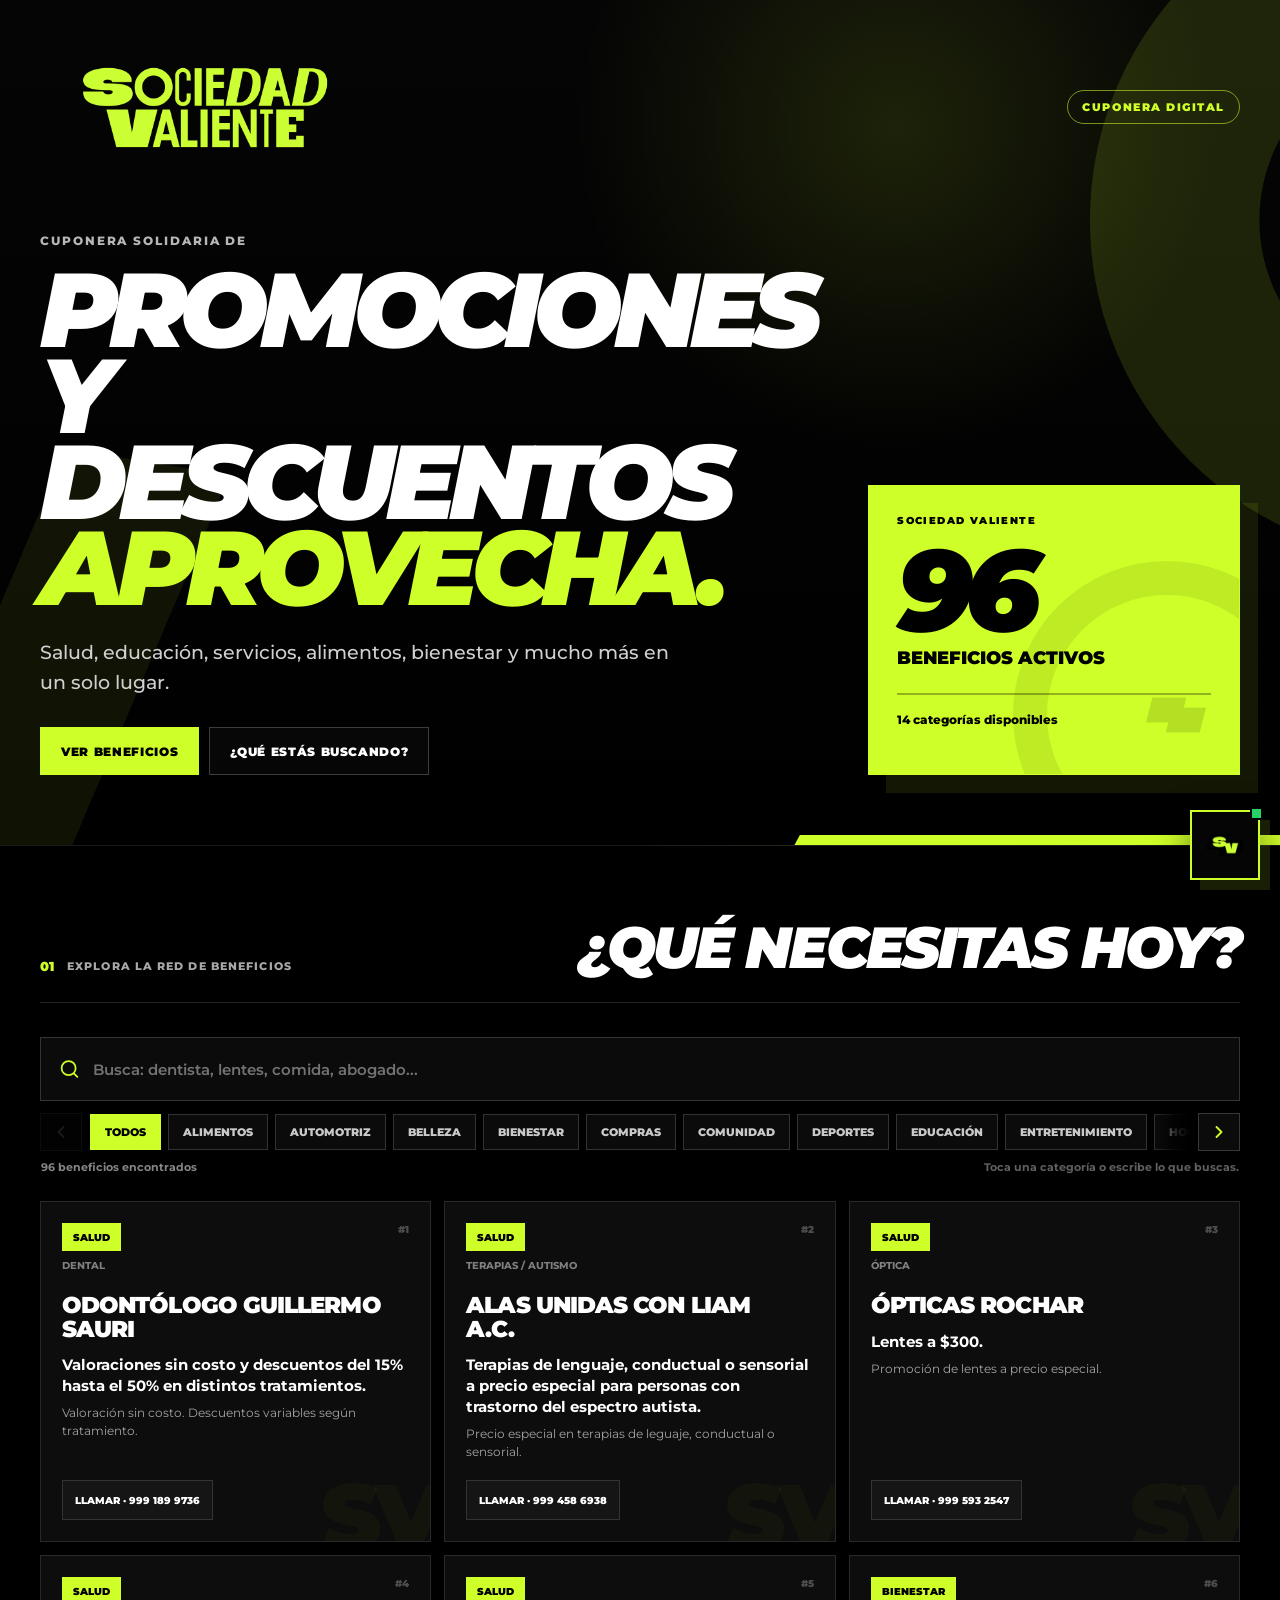
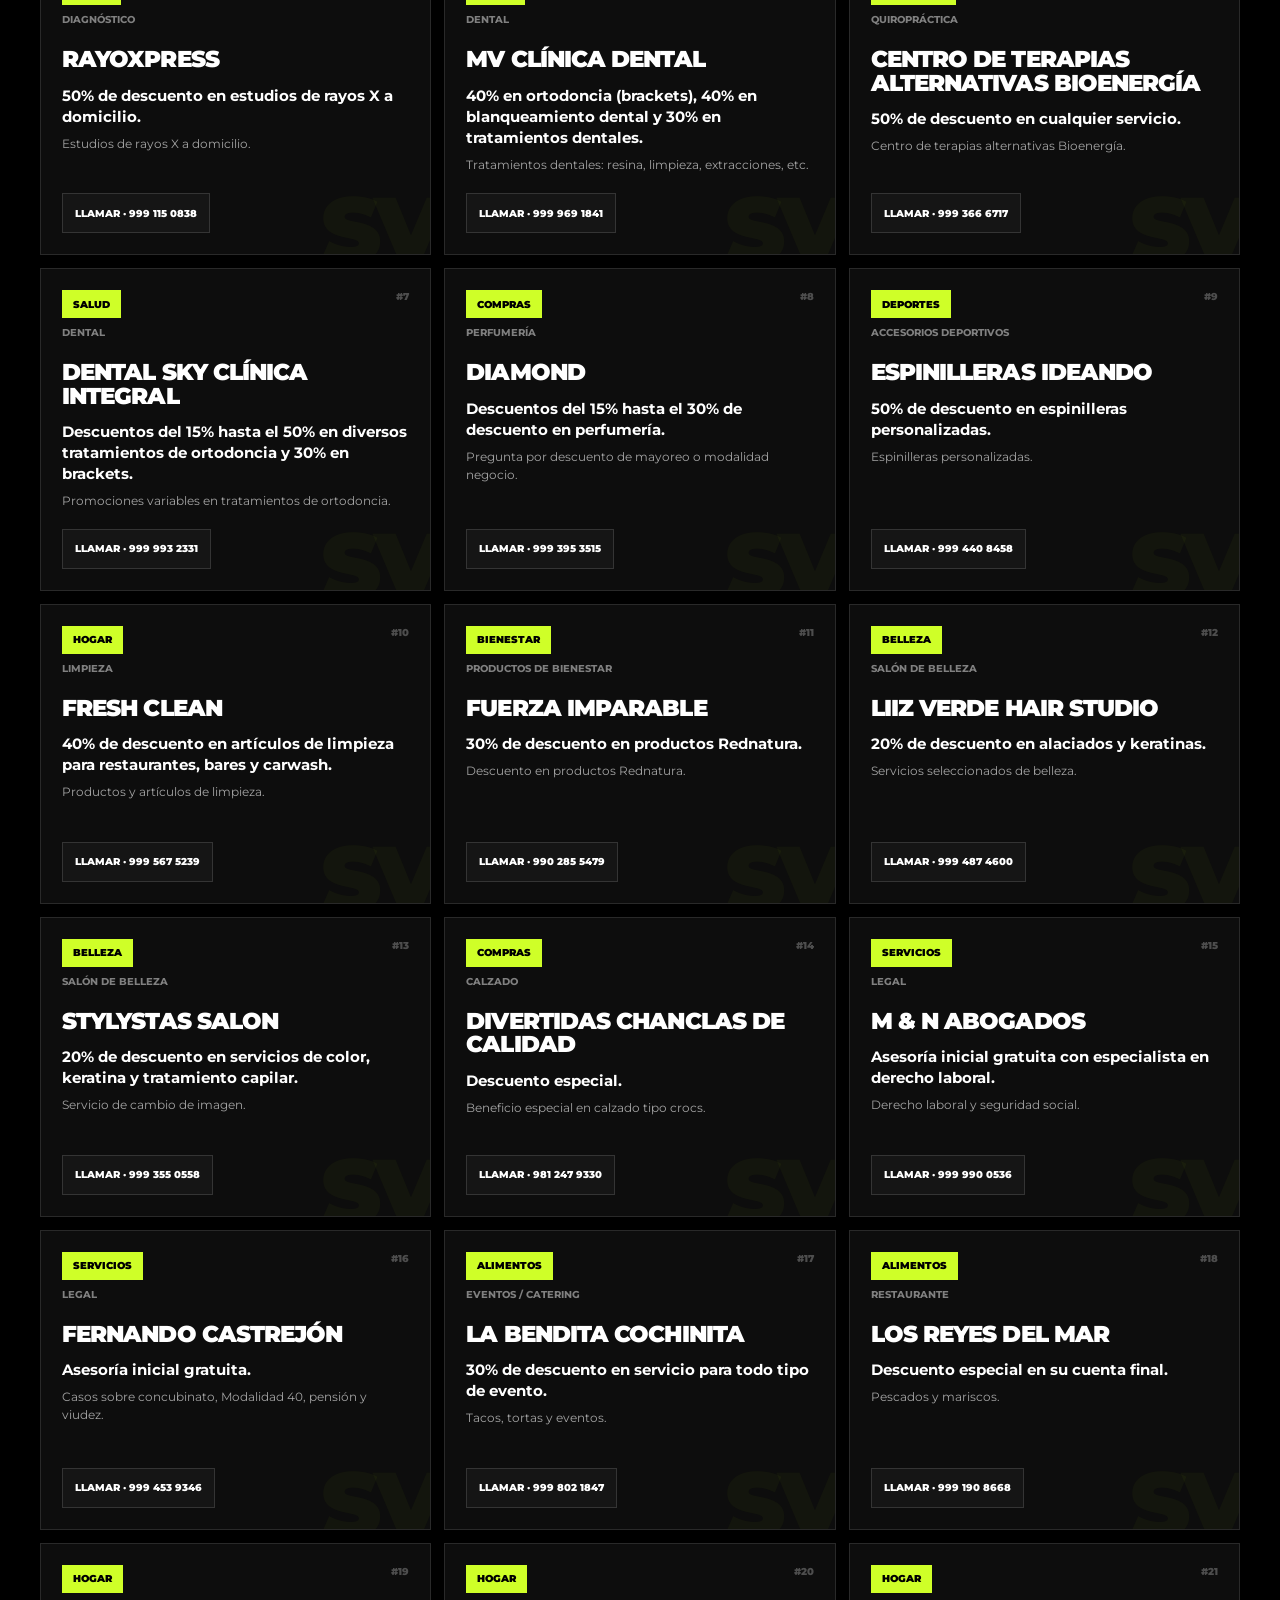
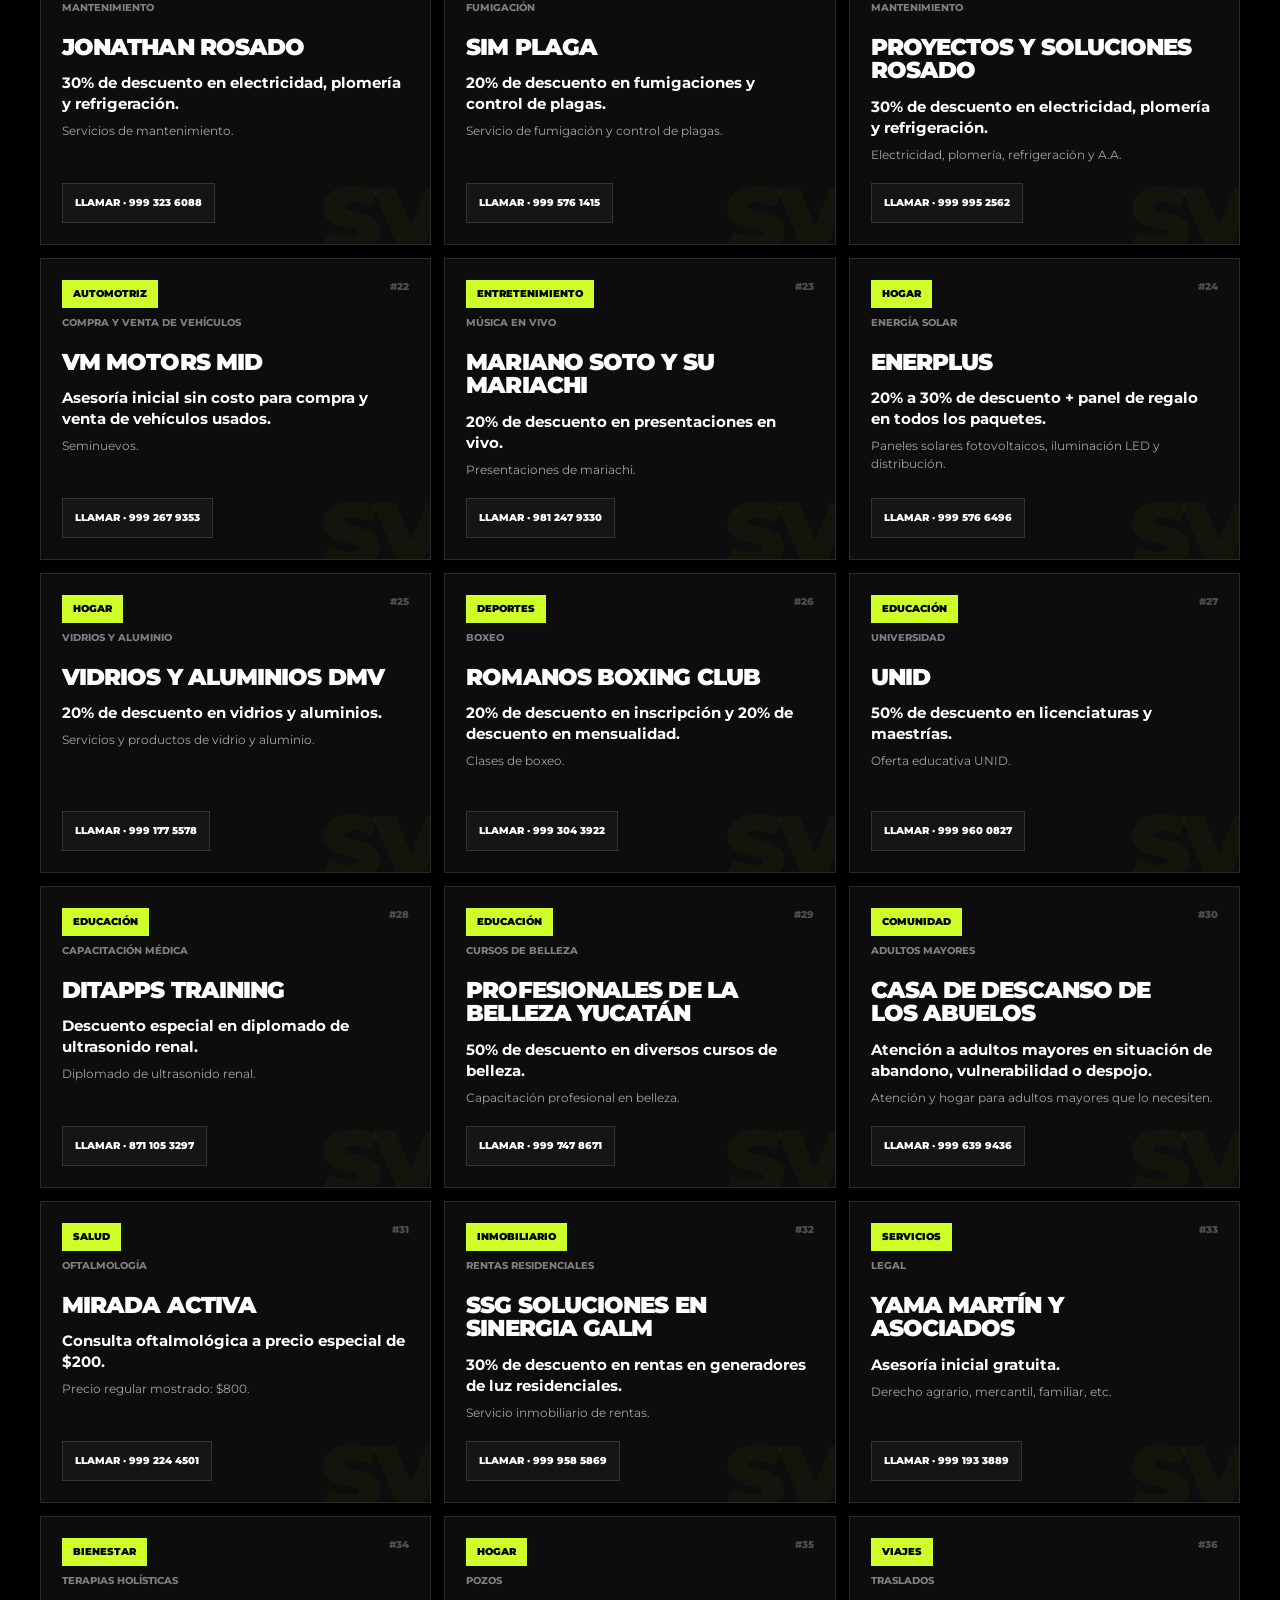
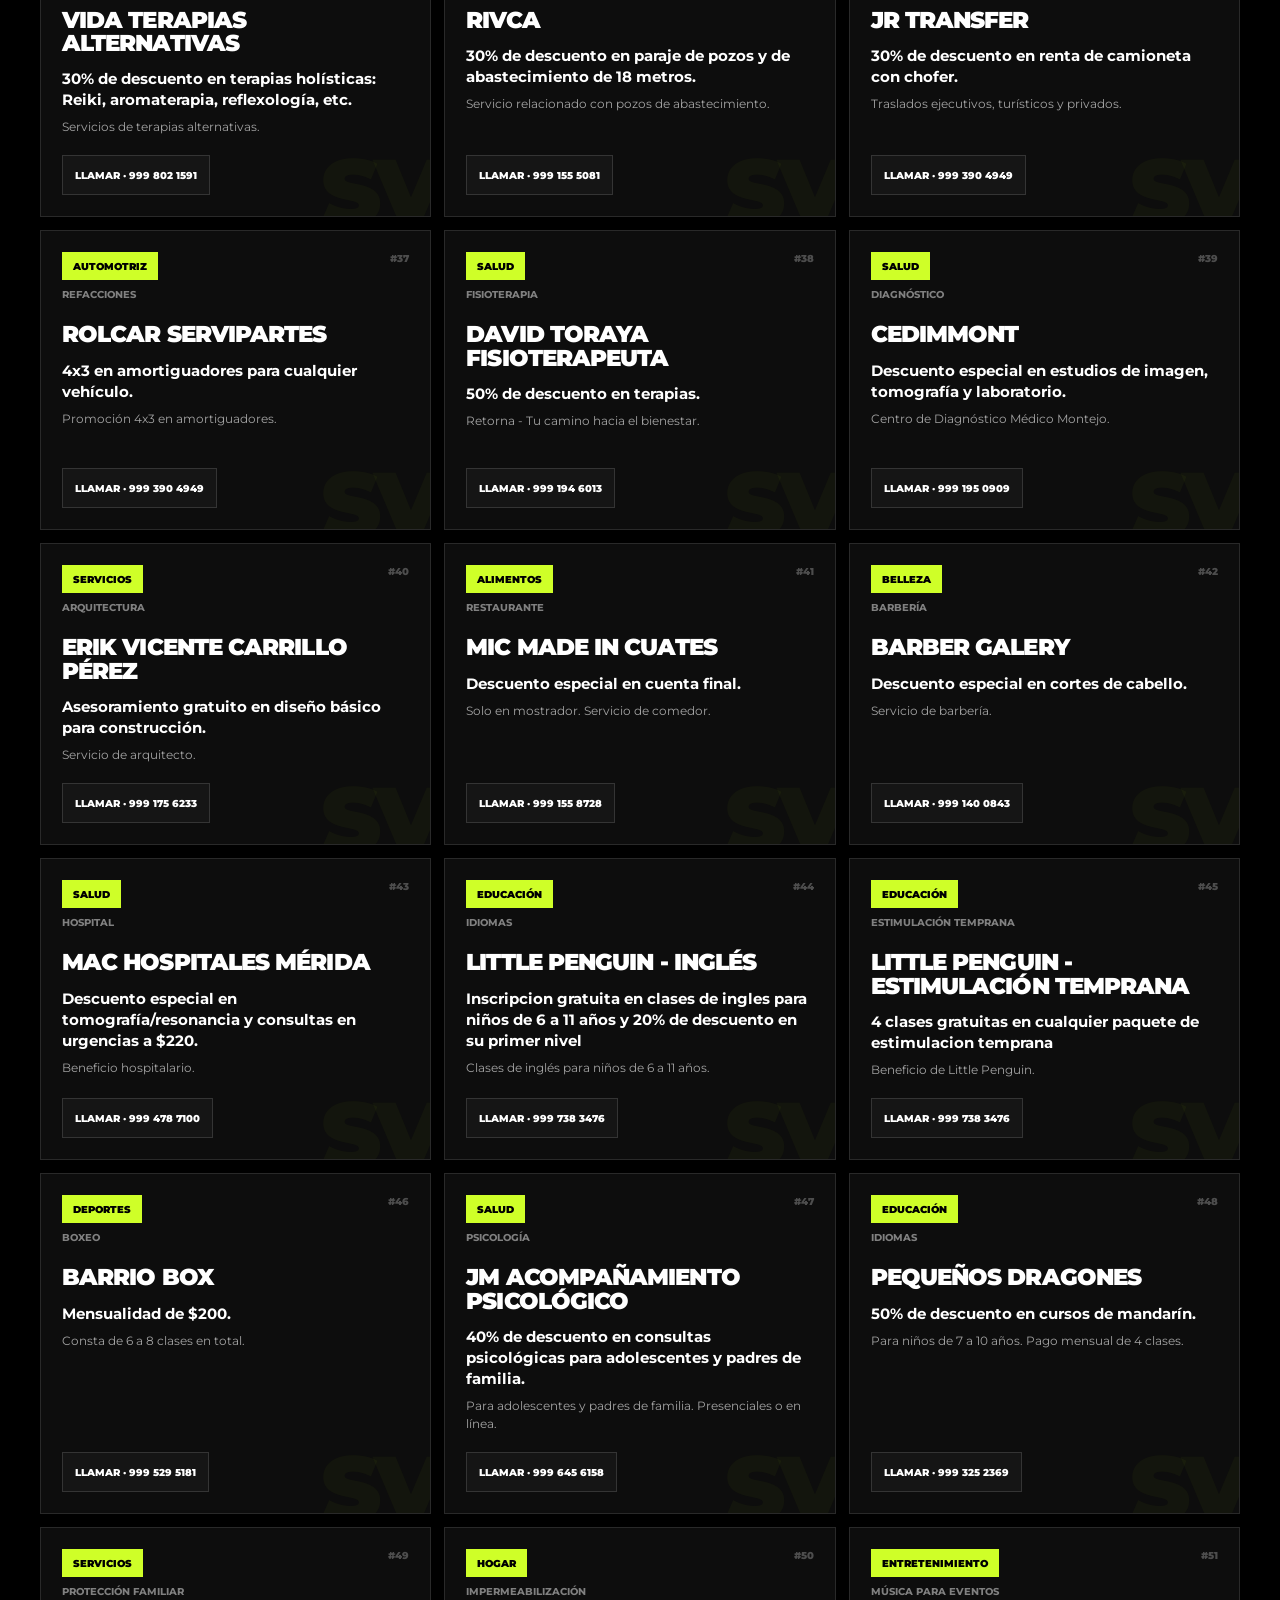
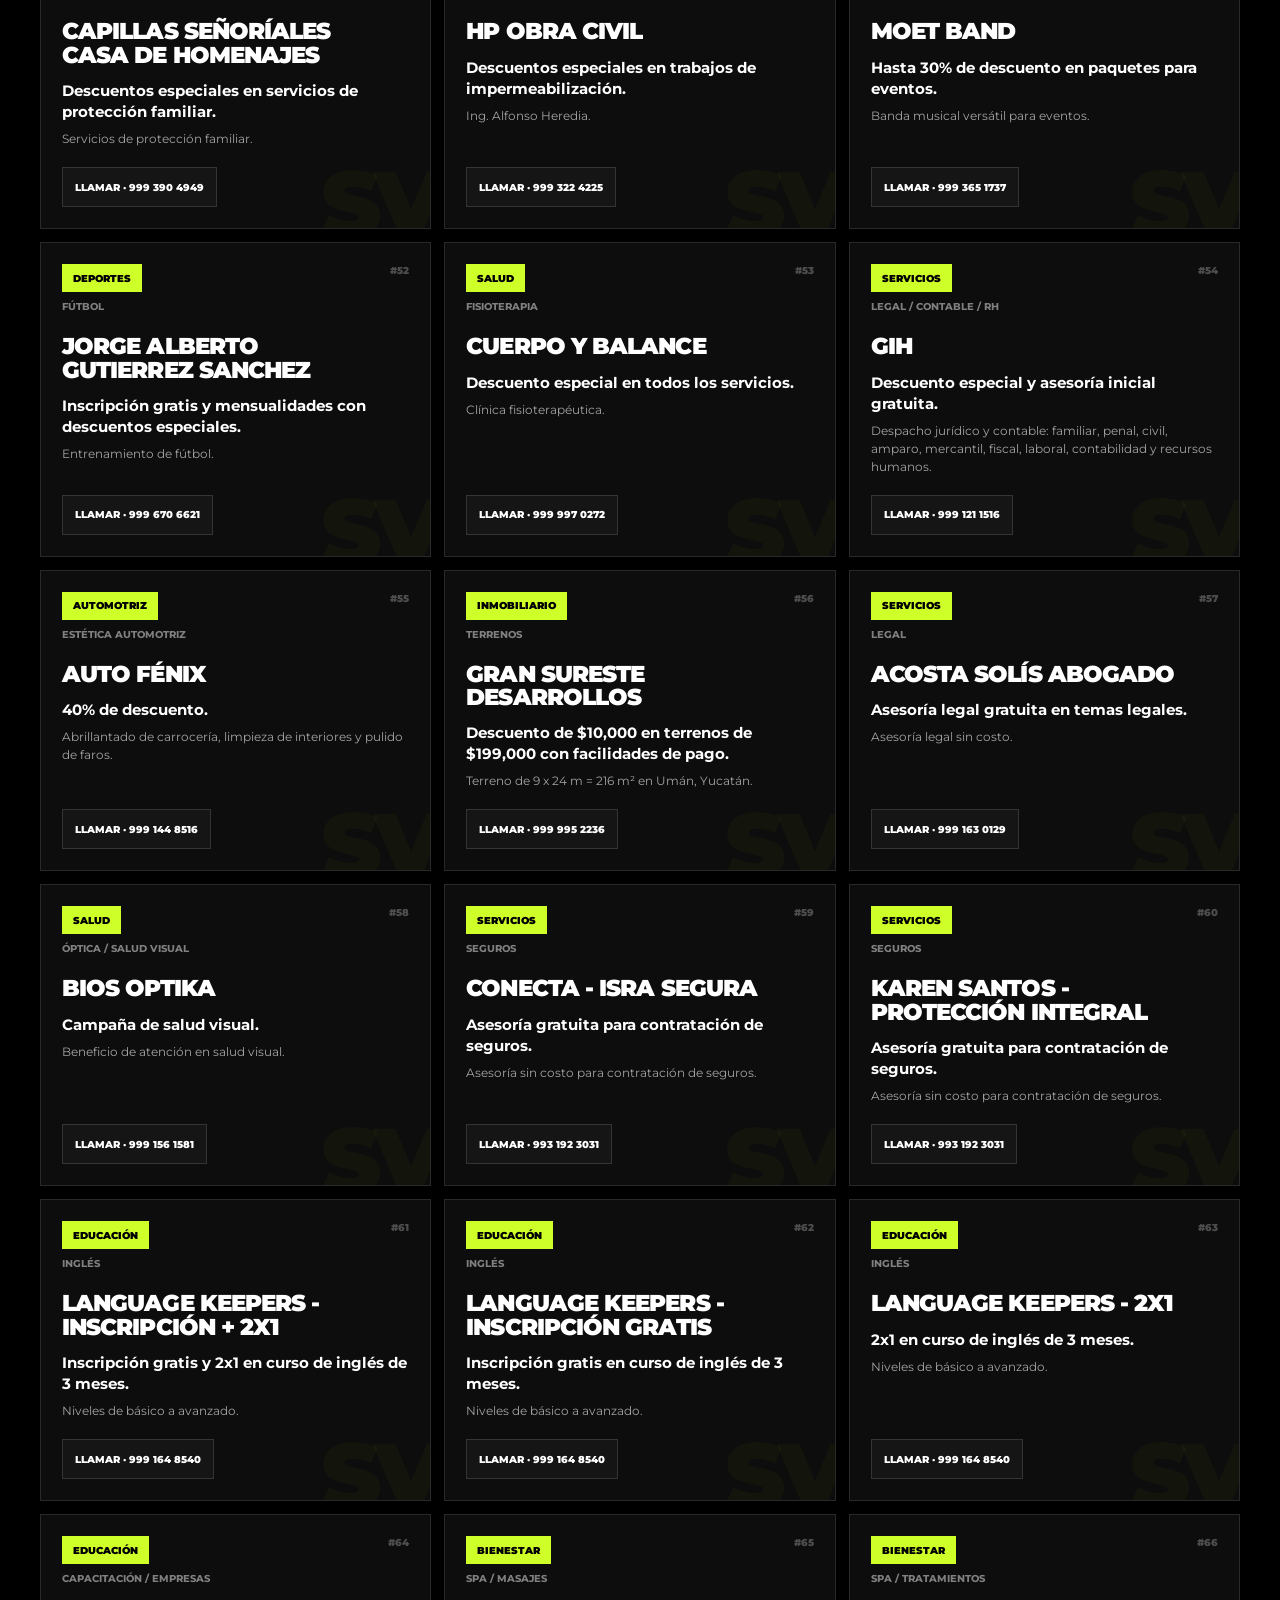
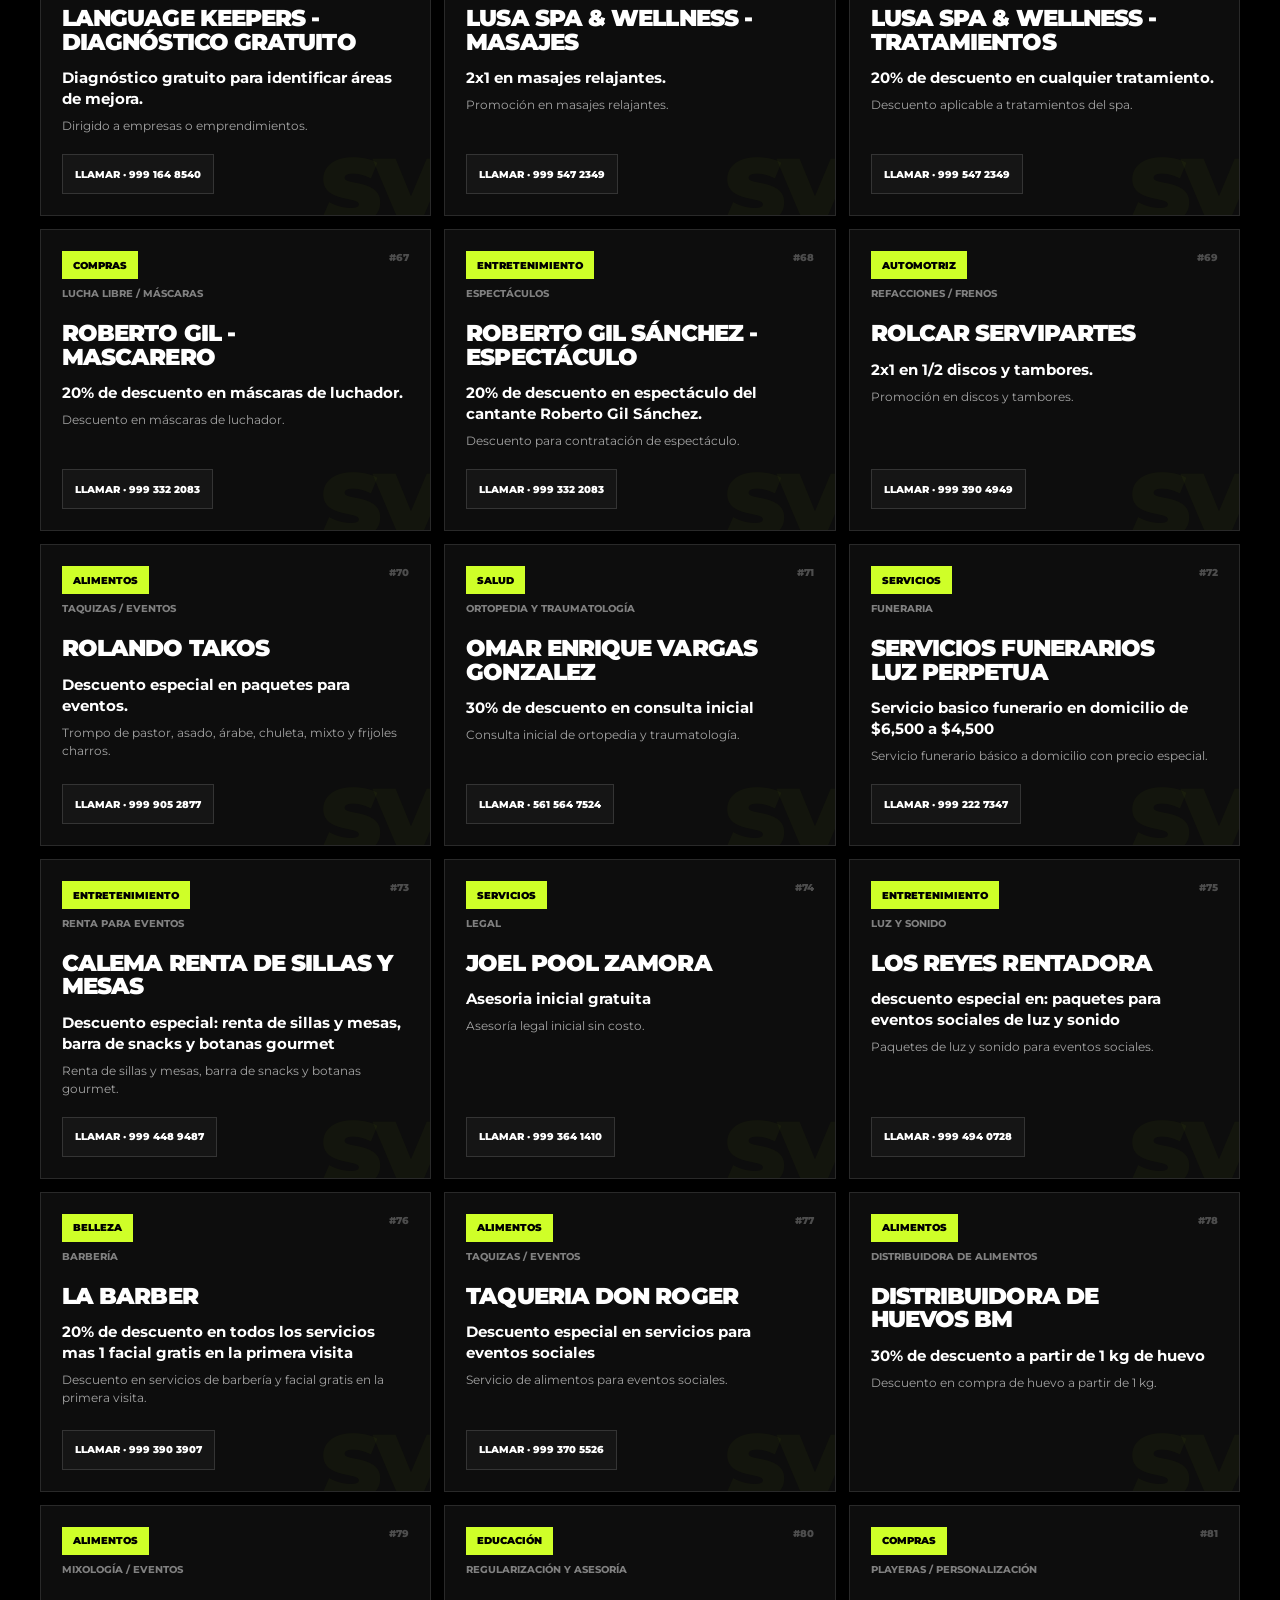
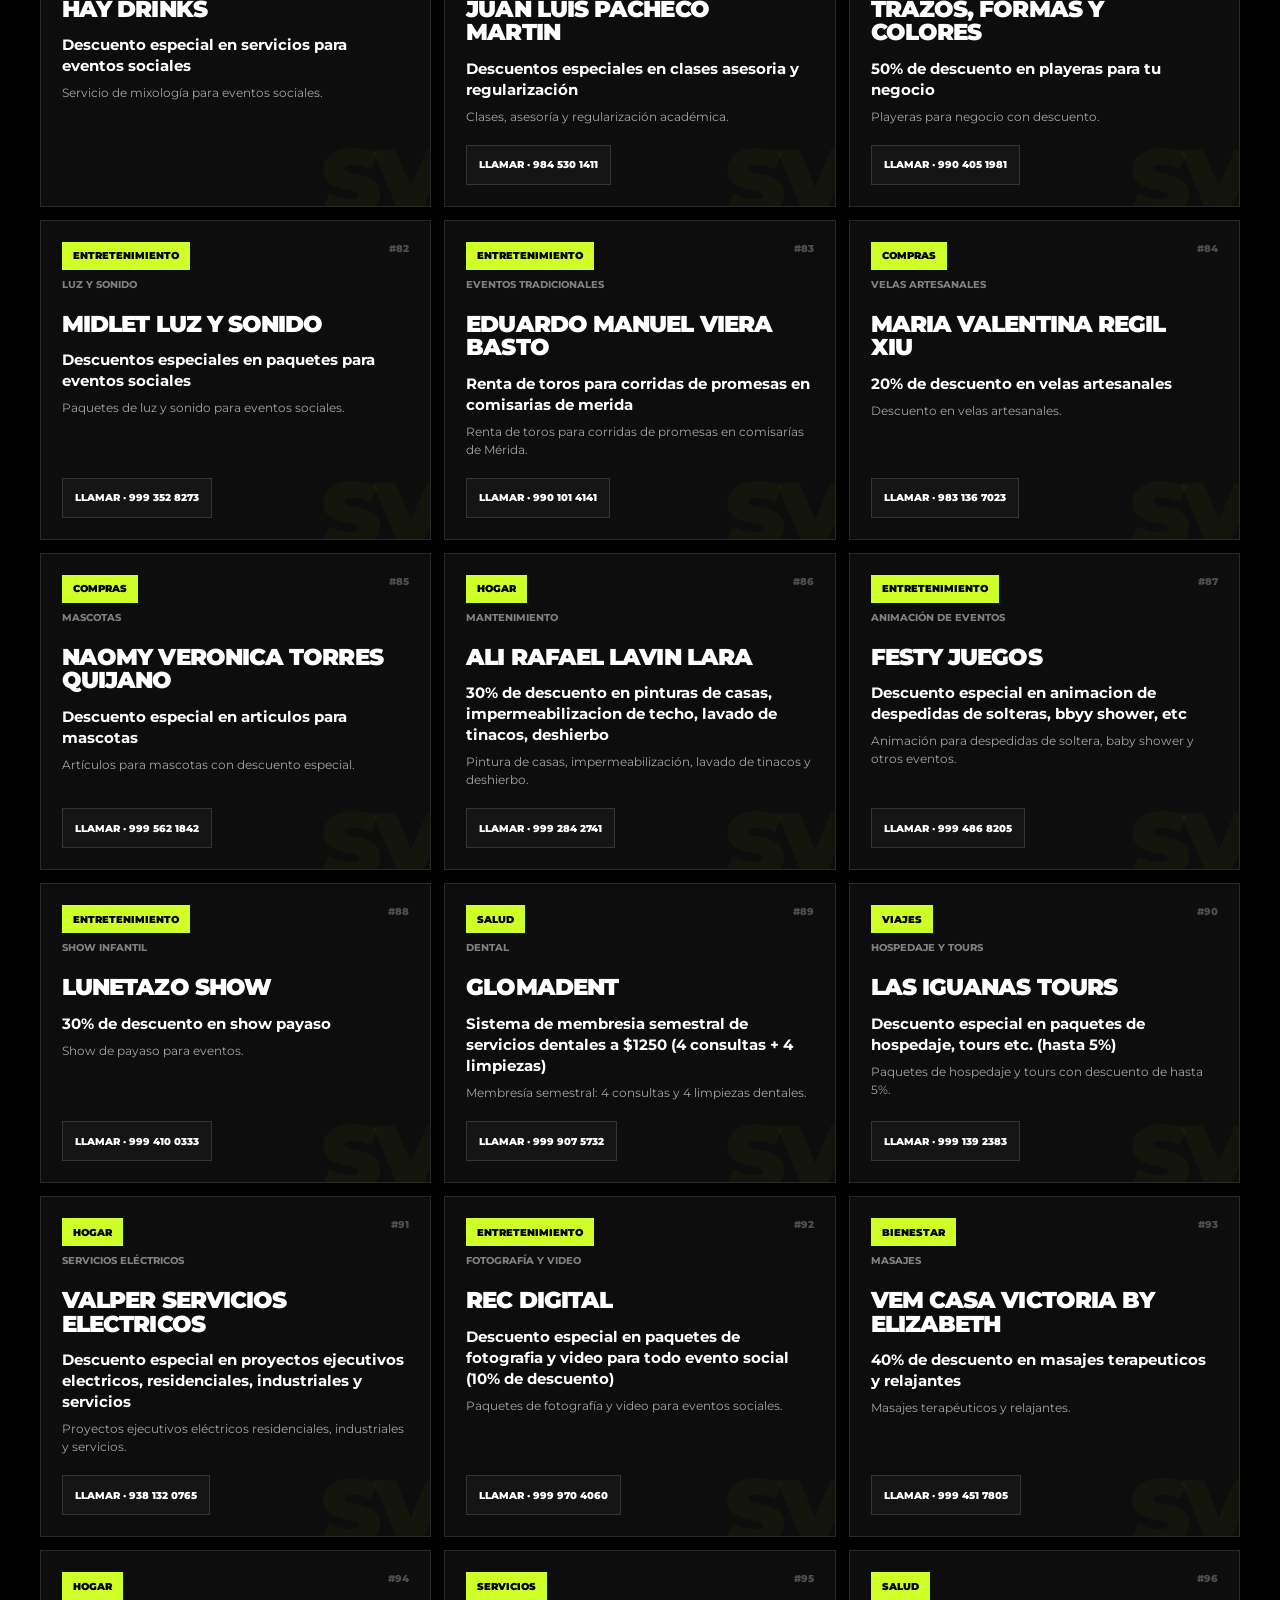
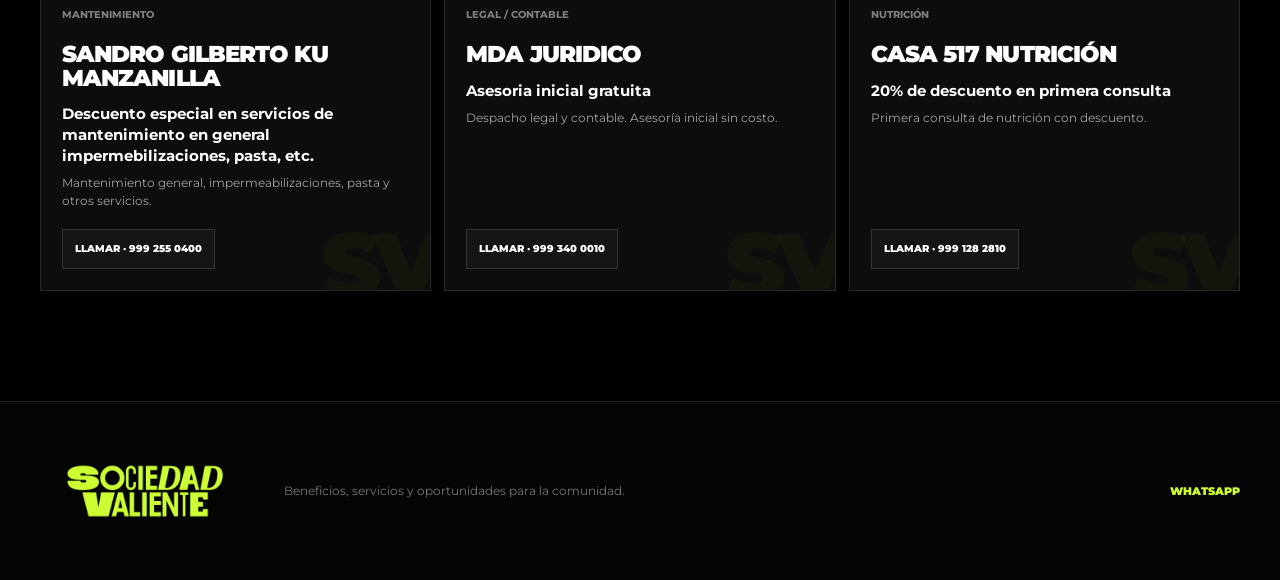
<file: qr/cuponera.html>
<!DOCTYPE html>
<html lang="es">
<head>
  <meta charset="UTF-8">
  <meta name="viewport" content="width=device-width, initial-scale=1.0, viewport-fit=cover">
  <meta name="theme-color" content="#CFFF28">
  <meta name="description" content="Cuponera digital de Sociedad Valiente. Encuentra beneficios, descuentos y servicios disponibles.">
  <title>Cuponera | Sociedad Valiente</title>

  <link rel="icon" href="./assets/favicon.png" type="image/png">
  <link rel="preconnect" href="https://fonts.googleapis.com">
  <link rel="preconnect" href="https://fonts.gstatic.com" crossorigin>
  <link href="https://fonts.googleapis.com/css2?family=Montserrat:ital,wght@0,400;0,500;0,600;0,700;0,800;0,900;1,800;1,900&display=swap" rel="stylesheet">
  <link rel="stylesheet" href="./styles.css?v=6">
</head>
<body>
  <header class="hero">
    <img class="brand-shape brand-shape-ring" src="./assets/shape-ring.png" alt="" aria-hidden="true">
    <img class="brand-shape brand-shape-slash" src="./assets/shape-slash.png" alt="" aria-hidden="true">

    <div class="hero-inner">
      <div class="hero-brand-row">
        <img src="./assets/brand-logo.png" alt="Sociedad Valiente" class="hero-logo">
        <span class="hero-badge">CUPONERA DIGITAL</span>
      </div>

      <div class="hero-grid">
        <div class="hero-copy">
          <p class="hero-kicker">CUPONERA SOLIDARIA DE</p>
          <h1>
            PROMOCIONES Y<br>
            DESCUENTOS<br>
            <span>APROVECHA.</span>
          </h1>
          <p class="hero-description">
            Salud, educación, servicios, alimentos, bienestar y mucho más en un solo lugar.
          </p>

          <div class="hero-actions">
            <a href="#beneficios" class="btn-primary">VER BENEFICIOS</a>
            <button id="heroChatButton" class="btn-secondary" type="button">¿QUÉ ESTÁS BUSCANDO?</button>
          </div>
        </div>

        <aside class="hero-card" aria-label="Resumen de la cuponera">
          <span class="hero-card-label">SOCIEDAD VALIENTE</span>
          <strong id="benefitCount">—</strong>
          <p>beneficios activos</p>
          <div class="hero-card-line"></div>
          <span id="categoryCount">— categorías disponibles</span>
          <img src="./assets/brand-icon.png" alt="" aria-hidden="true" class="hero-card-icon">
        </aside>
      </div>
    </div>
  </header>

  <main id="beneficios" class="page-shell">
    <section class="section-heading">
      <div>
        <span class="section-number">01</span>
        <p>EXPLORA LA RED DE BENEFICIOS</p>
      </div>
      <h2>¿QUÉ NECESITAS HOY?</h2>
    </section>

    <section class="tools" aria-label="Buscar y filtrar cupones">
      <div class="search-wrap">
        <svg class="search-icon" viewBox="0 0 24 24" aria-hidden="true">
          <path d="m21 21-4.35-4.35m2.35-5.65a8 8 0 1 1-16 0 8 8 0 0 1 16 0Z"/>
        </svg>
        <input
          id="searchInput"
          type="search"
          placeholder="Busca: dentista, lentes, comida, abogado..."
          autocomplete="off"
          aria-label="Buscar beneficios"
        >
        <button id="clearSearch" class="clear-search" type="button" aria-label="Limpiar búsqueda">×</button>
      </div>

      <div id="categoryScroller" class="category-scroller at-start" aria-label="Navegación de categorías">
        <button
          id="categoryPrev"
          class="category-arrow category-arrow-prev"
          type="button"
          aria-label="Ver categorías anteriores"
          disabled
        >
          <svg viewBox="0 0 24 24" aria-hidden="true"><path d="m15 18-6-6 6-6"/></svg>
        </button>

        <div id="categories" class="categories" aria-label="Categorías de beneficios"></div>

        <button
          id="categoryNext"
          class="category-arrow category-arrow-next"
          type="button"
          aria-label="Ver más categorías"
        >
          <svg viewBox="0 0 24 24" aria-hidden="true"><path d="m9 18 6-6-6-6"/></svg>
        </button>
      </div>

      <div class="results-row">
        <span id="resultsCount">Cargando beneficios...</span>
        <span class="results-hint">Toca una categoría o escribe lo que buscas.</span>
      </div>
    </section>

    <section id="couponGrid" class="coupon-grid" aria-live="polite"></section>

    <section id="emptyState" class="empty-state" hidden>
      <div class="empty-circle">?</div>
      <h2>No encontramos ese beneficio</h2>
      <p>Prueba con otra palabra o usa el asistente para ayudarte a encontrarlo.</p>
      <button id="emptyChatButton" type="button" class="btn-primary btn-inline">ABRIR ASISTENTE</button>
    </section>
  </main>

  <footer class="site-footer">
    <div class="footer-inner">
      <img src="./assets/brand-logo.png" alt="Sociedad Valiente" class="footer-logo">
      <p>Beneficios, servicios y oportunidades para la comunidad.</p>
      <a href="https://api.whatsapp.com/send?phone=5219993547812" target="_blank" rel="noopener noreferrer">WhatsApp</a>
    </div>
  </footer>

  <button
    id="chatbotButton"
    class="chatbot-button"
    type="button"
    aria-label="Abrir asistente de beneficios"
    aria-controls="chatPanel"
    aria-expanded="false"
  >
    <span class="chatbot-status" aria-hidden="true"></span>
    <img src="./assets/brand-icon.png" alt="" aria-hidden="true">
    <span class="chatbot-tooltip">¿Buscas algo?</span>
  </button>

  <section id="chatPanel" class="chat-panel" aria-label="Asistente de beneficios" aria-hidden="true">
    <header class="chat-header">
      <div class="chat-brand">
        <img src="./assets/brand-icon.png" alt="" aria-hidden="true">
        <div>
          <strong>Sociedad Valiente</strong>
          <span>Asistente de beneficios</span>
        </div>
      </div>
      <button id="chatClose" class="chat-close" type="button" aria-label="Cerrar chat">×</button>
    </header>

    <div id="chatMessages" class="chat-messages" aria-live="polite"></div>

    <div id="chatQuickReplies" class="chat-quick-replies">
      <button type="button" data-chat-action="all">Ver beneficios</button>
      <button type="button" data-chat-action="search">Buscar servicio</button>
      <button type="button" data-chat-action="whatsapp">Ir a WhatsApp</button>
    </div>

    <form id="chatForm" class="chat-form">
      <input
        id="chatInput"
        type="text"
        placeholder="Ej. dentista, lentes, fisioterapia..."
        autocomplete="off"
        maxlength="120"
        aria-label="Escribe qué beneficio buscas"
      >
      <button type="submit" aria-label="Enviar mensaje">➤</button>
    </form>

    <a id="chatWhatsappLink" class="chat-whatsapp-link" href="#" target="_blank" rel="noopener noreferrer">
      CONTINUAR POR WHATSAPP
    </a>
  </section>

  <div id="chatBackdrop" class="chat-backdrop" aria-hidden="true"></div>

  <script src="./app.js?v=6"></script>
</body>
</html>
</file>
<file: qr/styles.css>
:root {
  --sv: #CFFF28;
  --sv-soft: #DDFF72;
  --black: #000000;
  --ink: #080808;
  --panel: #101010;
  --panel-2: #151515;
  --line: #2A2A2A;
  --white: #FFFFFF;
  --muted: #B7B7B7;
  --soft: #7E7E7E;
}

* { box-sizing: border-box; margin: 0; padding: 0; }
html { scroll-behavior: smooth; }
body {
  min-height: 100vh;
  overflow-x: hidden;
  background: var(--black);
  color: var(--white);
  font-family: "Montserrat", system-ui, -apple-system, BlinkMacSystemFont, "Segoe UI", sans-serif;
}
button, input { font: inherit; }
a { color: inherit; }

/* ========================= HERO ========================= */
.hero {
  position: relative;
  min-height: 690px;
  overflow: hidden;
  background:
    radial-gradient(circle at 70% 15%, rgba(207,255,40,.12), transparent 28%),
    linear-gradient(180deg, #050505 0%, #000 100%);
  border-bottom: 1px solid rgba(255,255,255,.08);
}

.hero::after {
  content: "";
  position: absolute;
  right: -10vw;
  bottom: -1px;
  width: 48vw;
  height: 11px;
  background: var(--sv);
  transform: skewX(-28deg);
  transform-origin: bottom;
}

.brand-shape {
  position: absolute;
  pointer-events: none;
  user-select: none;
  opacity: .13;
}
.brand-shape-ring {
  width: 680px;
  height: 680px;
  object-fit: contain;
  right: -320px;
  top: -120px;
}
.brand-shape-slash {
  width: 330px;
  height: 660px;
  object-fit: contain;
  left: -150px;
  bottom: -260px;
  opacity: .075;
  transform: rotate(9deg);
}

.hero-inner {
  position: relative;
  z-index: 2;
  width: min(1200px, calc(100% - 40px));
  margin: 0 auto;
  padding: 34px 0 70px;
}

.hero-brand-row {
  display: flex;
  align-items: center;
  justify-content: space-between;
  gap: 24px;
  padding-bottom: 52px;
}
.hero-logo {
  display: block;
  width: min(330px, 55vw);
  height: auto;
}
.hero-badge {
  border: 1px solid rgba(207,255,40,.55);
  border-radius: 999px;
  padding: 9px 14px;
  color: var(--sv);
  font-size: 11px;
  font-weight: 900;
  letter-spacing: .14em;
}

.hero-grid {
  display: grid;
  grid-template-columns: minmax(0, 1.35fr) minmax(300px, .65fr);
  gap: 56px;
  align-items: end;
}
.hero-kicker {
  margin-bottom: 18px;
  color: var(--muted);
  font-size: 12px;
  font-weight: 800;
  letter-spacing: .16em;
}
.hero-copy h1 {
  max-width: 760px;
  font-size: clamp(54px, 8.2vw, 116px);
  line-height: .82;
  letter-spacing: -.075em;
  font-weight: 900;
  font-style: italic;
  text-transform: uppercase;
}
.hero-copy h1 span { color: var(--sv); }
.hero-description {
  max-width: 650px;
  margin-top: 28px;
  color: #D0D0D0;
  font-size: clamp(15px, 1.7vw, 19px);
  line-height: 1.55;
  font-weight: 500;
}
.hero-actions {
  display: flex;
  flex-wrap: wrap;
  gap: 10px;
  margin-top: 30px;
}
.btn-primary,
.btn-secondary {
  min-height: 48px;
  display: inline-flex;
  align-items: center;
  justify-content: center;
  border-radius: 0;
  padding: 0 20px;
  text-decoration: none;
  cursor: pointer;
  font-size: 12px;
  font-weight: 900;
  letter-spacing: .055em;
  transition: .18s ease;
}
.btn-primary {
  border: 1px solid var(--sv);
  background: var(--sv);
  color: #000;
}
.btn-primary:hover { transform: translateY(-2px); background: var(--sv-soft); }
.btn-secondary {
  border: 1px solid #3D3D3D;
  background: rgba(255,255,255,.025);
  color: #fff;
}
.btn-secondary:hover { border-color: var(--sv); color: var(--sv); transform: translateY(-2px); }
.btn-inline { margin-top: 18px; }

.hero-card {
  position: relative;
  overflow: hidden;
  min-height: 290px;
  padding: 28px;
  border: 1px solid rgba(207,255,40,.55);
  background: var(--sv);
  color: #000;
  box-shadow: 18px 18px 0 rgba(207,255,40,.09);
}
.hero-card::before {
  content: "";
  position: absolute;
  right: -82px;
  bottom: -95px;
  width: 240px;
  height: 240px;
  border: 34px solid #000;
  border-radius: 50%;
  opacity: .08;
}
.hero-card-label {
  display: block;
  font-size: 10px;
  font-weight: 900;
  letter-spacing: .14em;
}
.hero-card strong {
  display: block;
  margin-top: 17px;
  font-size: clamp(72px, 9vw, 118px);
  line-height: .8;
  letter-spacing: -.07em;
  font-style: italic;
  font-weight: 900;
}
.hero-card p {
  margin-top: 11px;
  font-size: 18px;
  font-weight: 900;
  text-transform: uppercase;
}
.hero-card-line { width: 100%; height: 2px; background: rgba(0,0,0,.3); margin: 24px 0 14px; }
.hero-card > span:last-of-type { font-size: 12px; font-weight: 800; }
.hero-card-icon {
  position: absolute;
  width: 86px;
  height: 86px;
  object-fit: contain;
  right: 20px;
  bottom: 16px;
  filter: brightness(0);
  opacity: .12;
}

/* ========================= CONTENT ========================= */
.page-shell {
  width: min(1200px, calc(100% - 32px));
  margin: 0 auto;
  padding: 74px 0 110px;
}
.section-heading {
  display: grid;
  grid-template-columns: 1fr auto;
  gap: 30px;
  align-items: end;
  padding-bottom: 28px;
  border-bottom: 1px solid #242424;
}
.section-heading > div {
  display: flex;
  align-items: center;
  gap: 13px;
}
.section-number {
  color: var(--sv);
  font-size: 13px;
  font-weight: 900;
}
.section-heading p {
  color: #A8A8A8;
  font-size: 11px;
  font-weight: 800;
  letter-spacing: .1em;
}
.section-heading h2 {
  text-align: right;
  font-size: clamp(30px, 4.5vw, 58px);
  line-height: .94;
  letter-spacing: -.05em;
  font-style: italic;
  font-weight: 900;
}

.tools {
  position: sticky;
  top: 0;
  z-index: 30;
  margin-top: 18px;
  padding: 16px 0 13px;
  background: rgba(0,0,0,.92);
  backdrop-filter: blur(18px);
  -webkit-backdrop-filter: blur(18px);
}
.search-wrap { position: relative; }
.search-wrap input {
  width: 100%;
  height: 64px;
  border: 1px solid #343434;
  border-radius: 0;
  outline: none;
  background: #0B0B0B;
  color: #fff;
  padding: 0 54px 0 52px;
  font-size: 15px;
  font-weight: 600;
  transition: .2s ease;
}
.search-wrap input::placeholder { color: #737373; }
.search-wrap input:focus { border-color: var(--sv); box-shadow: inset 5px 0 0 var(--sv); }
.search-icon {
  position: absolute;
  width: 21px;
  height: 21px;
  left: 19px;
  top: 50%;
  transform: translateY(-50%);
  stroke: var(--sv);
  stroke-width: 2;
  fill: none;
  stroke-linecap: round;
}
.clear-search {
  display: none;
  position: absolute;
  top: 50%;
  right: 14px;
  transform: translateY(-50%);
  width: 34px;
  height: 34px;
  border: 1px solid #333;
  border-radius: 0;
  background: #171717;
  color: #fff;
  cursor: pointer;
  font-size: 21px;
}
.category-scroller {
  position: relative;
  display: grid;
  grid-template-columns: 42px minmax(0, 1fr) 42px;
  align-items: stretch;
  gap: 8px;
  margin-top: 12px;
}

.category-scroller::before,
.category-scroller::after {
  content: "";
  position: absolute;
  z-index: 3;
  top: 0;
  bottom: 0;
  width: 38px;
  pointer-events: none;
  opacity: 1;
  transition: opacity .18s ease;
}

.category-scroller::before {
  left: 50px;
  background: linear-gradient(90deg, #000 0%, rgba(0,0,0,.82) 38%, transparent 100%);
}

.category-scroller::after {
  right: 50px;
  background: linear-gradient(270deg, #000 0%, rgba(0,0,0,.82) 38%, transparent 100%);
}

.category-scroller.at-start::before,
.category-scroller.at-end::after {
  opacity: 0;
}

.category-arrow {
  position: relative;
  z-index: 4;
  display: grid;
  place-items: center;
  width: 42px;
  min-width: 42px;
  border: 1px solid #383838;
  border-radius: 0;
  background: #0B0B0B;
  color: var(--sv);
  cursor: pointer;
  transition: border-color .16s ease, background .16s ease, color .16s ease, opacity .16s ease;
}

.category-arrow svg {
  width: 20px;
  height: 20px;
  fill: none;
  stroke: currentColor;
  stroke-width: 2.2;
  stroke-linecap: round;
  stroke-linejoin: round;
}

.category-arrow:hover:not(:disabled) {
  border-color: var(--sv);
  background: var(--sv);
  color: #000;
}

.category-arrow:disabled {
  opacity: .22;
  cursor: default;
  color: #777;
}

.categories {
  display: flex;
  gap: 7px;
  min-width: 0;
  overflow-x: auto;
  padding: 1px 0;
  scrollbar-width: none;
  scroll-behavior: smooth;
  overscroll-behavior-inline: contain;
}
.categories::-webkit-scrollbar { display: none; }
.category-btn {
  flex: 0 0 auto;
  border: 1px solid #333;
  border-radius: 0;
  background: #0B0B0B;
  color: #C9C9C9;
  padding: 10px 14px;
  cursor: pointer;
  font-size: 11px;
  font-weight: 850;
  text-transform: uppercase;
  transition: .16s ease;
}
.category-btn:hover { border-color: #777; color: #fff; }
.category-btn.active { background: var(--sv); border-color: var(--sv); color: #000; }
.categories.is-dragging { cursor: grabbing; }
.categories.is-dragging .category-btn { pointer-events: none; }
.results-row {
  display: flex;
  justify-content: space-between;
  gap: 16px;
  padding: 9px 1px 0;
  color: #858585;
  font-size: 11px;
  font-weight: 700;
}
.results-hint { color: #5F5F5F; }

.coupon-grid {
  display: grid;
  grid-template-columns: repeat(3, minmax(0, 1fr));
  gap: 13px;
  padding-top: 14px;
}
.coupon-card {
  min-height: 300px;
  display: flex;
  flex-direction: column;
  position: relative;
  overflow: hidden;
  border: 1px solid #292929;
  border-radius: 0;
  background: #0D0D0D;
  padding: 21px;
  transition: .2s ease;
}
.coupon-card::before {
  content: "";
  position: absolute;
  left: 0;
  top: 0;
  width: 5px;
  height: 0;
  background: var(--sv);
  transition: height .22s ease;
}
.coupon-card::after {
  content: "SV";
  position: absolute;
  right: -8px;
  bottom: -21px;
  color: rgba(207,255,40,.035);
  font-size: 92px;
  line-height: 1;
  font-weight: 900;
  letter-spacing: -.08em;
}
.coupon-card:hover { transform: translateY(-4px); border-color: #4A4A4A; background: #111; }
.coupon-card:hover::before { height: 100%; }
.card-top { display: flex; align-items: flex-start; justify-content: space-between; gap: 12px; position: relative; z-index: 2; }
.card-category {
  display: inline-flex;
  max-width: 78%;
  padding: 7px 9px;
  background: var(--sv);
  color: #000;
  font-size: 10px;
  font-weight: 900;
  text-transform: uppercase;
}
.card-subcategory { display: block; margin-top: 8px; color: #808080; font-size: 10px; font-weight: 750; text-transform: uppercase; }
.card-id { color: #4D4D4D; font-size: 10px; font-weight: 850; }
.coupon-card h2 {
  position: relative;
  z-index: 2;
  margin-top: 22px;
  max-width: 95%;
  font-size: 23px;
  line-height: 1.02;
  letter-spacing: -.04em;
  font-weight: 900;
  text-transform: uppercase;
}
.benefit {
  position: relative;
  z-index: 2;
  margin-top: 13px;
  color: #fff;
  font-size: 15px;
  line-height: 1.4;
  font-weight: 700;
}
.details {
  position: relative;
  z-index: 2;
  margin-top: 8px;
  color: #A3A3A3;
  font-size: 12px;
  line-height: 1.5;
}
.card-actions {
  position: relative;
  z-index: 2;
  display: flex;
  align-items: center;
  gap: 8px;
  margin-top: auto;
  padding-top: 19px;
}
.phone-link {
  display: inline-flex;
  align-items: center;
  justify-content: center;
  min-height: 40px;
  padding: 0 12px;
  border: 1px solid #343434;
  background: #151515;
  color: #fff;
  text-decoration: none;
  font-size: 10px;
  font-weight: 850;
  text-transform: uppercase;
  transition: .16s ease;
}
.phone-link:hover { background: var(--sv); border-color: var(--sv); color: #000; }
.empty-state { text-align: center; padding: 90px 20px; color: var(--muted); }
.empty-circle { width: 60px; height: 60px; display: grid; place-items: center; margin: 0 auto 14px; background: var(--sv); color: #000; font-size: 28px; font-weight: 900; }
.empty-state h2 { color: #fff; margin-bottom: 8px; font-size: 24px; font-weight: 900; text-transform: uppercase; }
.empty-state p { max-width: 520px; margin: 0 auto; line-height: 1.5; }

/* ========================= FOOTER ========================= */
.site-footer { border-top: 1px solid #202020; background: #050505; padding: 42px 20px; }
.footer-inner { width: min(1200px, 100%); margin: 0 auto; display: grid; grid-template-columns: 220px 1fr auto; gap: 24px; align-items: center; }
.footer-logo { width: 210px; height: auto; }
.footer-inner p { color: #777; font-size: 12px; }
.footer-inner a { color: var(--sv); text-decoration: none; font-size: 11px; font-weight: 900; text-transform: uppercase; }

/* ========================= CHAT ========================= */
.chatbot-button {
  position: fixed;
  right: 20px;
  bottom: 20px;
  z-index: 80;
  width: 70px;
  height: 70px;
  display: grid;
  place-items: center;
  border: 2px solid var(--sv);
  border-radius: 0;
  background: #050505;
  box-shadow: 10px 10px 0 rgba(207,255,40,.12), 0 16px 38px rgba(0,0,0,.55);
  cursor: pointer;
  padding: 0;
  transition: .18s ease;
}
.chatbot-button:hover { transform: translate(-2px,-2px); box-shadow: 13px 13px 0 rgba(207,255,40,.16), 0 18px 42px rgba(0,0,0,.65); }
.chatbot-button img { width: 54px; height: 54px; object-fit: contain; }
.chatbot-status { position: absolute; top: -5px; right: -5px; width: 13px; height: 13px; background: #25D366; border: 2px solid #000; }
.chatbot-tooltip {
  position: absolute;
  right: 80px;
  white-space: nowrap;
  border: 1px solid #343434;
  background: #0B0B0B;
  color: #fff;
  padding: 9px 11px;
  font-size: 10px;
  font-weight: 800;
  opacity: 0;
  transform: translateX(8px);
  pointer-events: none;
  transition: .18s ease;
}
.chatbot-button:hover .chatbot-tooltip { opacity: 1; transform: translateX(0); }

.chat-panel {
  position: fixed;
  right: 20px;
  bottom: 104px;
  z-index: 95;
  width: min(405px, calc(100vw - 28px));
  height: min(650px, calc(100vh - 132px));
  display: flex;
  flex-direction: column;
  overflow: hidden;
  border: 1px solid #383838;
  border-radius: 0;
  background: #0B0B0B;
  box-shadow: 0 28px 90px rgba(0,0,0,.7);
  opacity: 0;
  visibility: hidden;
  transform: translateY(18px) scale(.975);
  transform-origin: bottom right;
  transition: opacity .2s ease, transform .2s ease, visibility .2s ease;
}
.chat-panel.open { opacity: 1; visibility: visible; transform: translateY(0) scale(1); }
.chat-header { min-height: 82px; display: flex; align-items: center; justify-content: space-between; gap: 12px; padding: 14px 14px 14px 16px; background: var(--sv); border-bottom: 1px solid rgba(0,0,0,.18); }
.chat-brand { display: flex; align-items: center; gap: 11px; min-width: 0; }
.chat-brand img { width: 50px; height: 50px; object-fit: contain; filter: brightness(0); }
.chat-brand div { display: flex; flex-direction: column; min-width: 0; }
.chat-brand strong { color: #000; font-size: 14px; font-weight: 900; text-transform: uppercase; }
.chat-brand span { margin-top: 3px; color: rgba(0,0,0,.62); font-size: 10px; font-weight: 750; }
.chat-close { flex: 0 0 auto; width: 38px; height: 38px; border: 1px solid rgba(0,0,0,.18); border-radius: 0; background: rgba(0,0,0,.08); color: #000; cursor: pointer; font-size: 24px; line-height: 1; }
.chat-messages {
  flex: 1;
  min-height: 0;
  overflow-y: auto;
  padding: 16px;
  display: flex;
  flex-direction: column;
  gap: 9px;
  background:
    radial-gradient(circle at 100% 0%, rgba(207,255,40,.055), transparent 30%),
    #080808;
  scrollbar-width: thin;
  scrollbar-color: #333 transparent;
}
.chat-message { width: fit-content; max-width: 88%; padding: 10px 12px; border-radius: 14px; font-size: 12px; line-height: 1.5; font-weight: 550; }
.chat-message.bot { align-self: flex-start; color: #F2F2F2; background: #202020; border-bottom-left-radius: 3px; }
.chat-message.user { align-self: flex-end; color: #000; background: var(--sv); border-bottom-right-radius: 3px; font-weight: 700; }
.chat-message.result-wrap { width: 100%; max-width: 100%; padding: 0; background: transparent; }
.chat-results { display: grid; gap: 8px; }
.chat-result { width: 100%; text-align: left; border: 1px solid #343434; border-radius: 0; background: #131313; color: #fff; padding: 11px 12px; cursor: pointer; transition: .16s ease; }
.chat-result:hover { border-color: var(--sv); transform: translateY(-1px); }
.chat-result strong, .chat-result span, .chat-result small { display: block; }
.chat-result strong { color: var(--sv); font-size: 12px; font-weight: 900; text-transform: uppercase; }
.chat-result span { margin-top: 5px; font-size: 11px; line-height: 1.4; font-weight: 650; }
.chat-result small { margin-top: 6px; color: #949494; font-size: 9px; font-weight: 700; }
.chat-quick-replies { display: flex; gap: 7px; overflow-x: auto; padding: 9px 12px; border-top: 1px solid #242424; background: #0D0D0D; scrollbar-width: none; }
.chat-quick-replies::-webkit-scrollbar { display: none; }
.chat-quick-replies button { flex: 0 0 auto; border: 1px solid #343434; border-radius: 0; background: #151515; color: #EDEDED; padding: 8px 10px; cursor: pointer; font-size: 9px; font-weight: 850; white-space: nowrap; text-transform: uppercase; }
.chat-quick-replies button:hover { border-color: var(--sv); color: var(--sv); }
.chat-form { display: grid; grid-template-columns: 1fr 46px; gap: 8px; padding: 10px 12px 8px; background: #0D0D0D; }
.chat-form input { width: 100%; height: 46px; border: 1px solid #333; border-radius: 0; outline: none; background: #171717; color: #fff; padding: 0 13px; font-size: 11px; }
.chat-form input::placeholder { color: #727272; }
.chat-form input:focus { border-color: var(--sv); }
.chat-form button { width: 46px; height: 46px; border: 0; border-radius: 0; background: var(--sv); color: #000; cursor: pointer; font-size: 17px; font-weight: 900; }
.chat-whatsapp-link { display: block; padding: 11px 12px 13px; text-align: center; border-top: 1px solid #202020; background: #0D0D0D; color: #25D366; text-decoration: none; font-size: 9px; font-weight: 900; letter-spacing: .05em; }
.chat-whatsapp-link:hover { color: #66F390; }
.typing-dots { display: inline-flex; align-items: center; gap: 4px; height: 13px; }
.typing-dots i { width: 5px; height: 5px; border-radius: 50%; background: #AAA; animation: chatTyping .9s infinite ease-in-out; }
.typing-dots i:nth-child(2) { animation-delay: .12s; }
.typing-dots i:nth-child(3) { animation-delay: .24s; }
@keyframes chatTyping { 0%,60%,100% { transform: translateY(0); opacity: .45; } 30% { transform: translateY(-3px); opacity: 1; } }
.chat-backdrop { position: fixed; inset: 0; z-index: 89; background: rgba(0,0,0,.58); opacity: 0; visibility: hidden; transition: .2s ease; }
.chat-backdrop.open { opacity: 1; visibility: visible; }
body.chat-open { overflow: hidden; }

/* ========================= RESPONSIVE ========================= */
@media (max-width: 940px) {
  .hero-grid { grid-template-columns: 1fr; }
  .hero-card { max-width: 470px; }
  .coupon-grid { grid-template-columns: repeat(2, minmax(0, 1fr)); }
}

@media (max-width: 650px) {
  .hero { min-height: auto; }
  .hero-inner { width: calc(100% - 28px); padding: 24px 0 48px; }
  .hero-brand-row { padding-bottom: 40px; align-items: flex-start; }
  .hero-logo { width: 210px; }
  .hero-badge { font-size: 8px; padding: 7px 9px; }
  .hero-grid { gap: 34px; }
  .hero-kicker { font-size: 9px; }
  .hero-copy h1 { font-size: clamp(52px, 16vw, 76px); }
  .hero-description { margin-top: 22px; font-size: 14px; }
  .hero-actions { display: grid; grid-template-columns: 1fr; }
  .btn-primary, .btn-secondary { width: 100%; }
  .hero-card { min-height: 240px; padding: 22px; box-shadow: 10px 10px 0 rgba(207,255,40,.08); }
  .hero-card strong { font-size: 82px; }
  .brand-shape-ring { width: 430px; height: 430px; right: -270px; }

  .page-shell { width: calc(100% - 20px); padding: 48px 0 84px; }
  .section-heading { grid-template-columns: 1fr; gap: 16px; }
  .section-heading h2 { text-align: left; font-size: 38px; }
  .tools { margin-top: 10px; }
  .search-wrap input { height: 58px; font-size: 13px; }
  .results-row { display: block; }
  .results-hint { display: none; }
  .coupon-grid { grid-template-columns: 1fr; gap: 9px; }
  .coupon-card { min-height: 270px; }

  .footer-inner { grid-template-columns: 1fr; align-items: start; }
  .footer-logo { width: 190px; }

  .chatbot-button { right: 14px; bottom: 14px; width: 62px; height: 62px; }
  .chatbot-button img { width: 48px; height: 48px; }
  .chatbot-tooltip { display: none; }
  .chat-panel {
    left: 10px;
    right: 10px;
    bottom: 10px;
    width: auto;
    height: min(720px, calc(100dvh - 20px));
    max-height: calc(100dvh - 20px);
    transform-origin: bottom center;
  }
}


/* ========================= AJUSTES DE LEGIBILIDAD + MOBILE ========================= */
/* Evita que etiquetas como SALUD se recorten dentro de las tarjetas */
.card-top {
  min-width: 0;
}
.card-category {
  flex: 0 0 auto;
  width: max-content;
  max-width: none;
  min-height: 28px;
  display: inline-flex;
  align-items: center;
  justify-content: center;
  white-space: nowrap;
  overflow: visible;
  line-height: 1;
  padding: 7px 11px 6px;
}

/* Tablet */
@media (max-width: 1024px) {
  .hero-inner,
  .page-shell {
    width: min(100% - 28px, 920px);
  }

  .hero {
    min-height: auto;
  }

  .hero-grid {
    grid-template-columns: 1fr;
    gap: 34px;
  }

  .hero-card {
    width: min(100%, 520px);
  }

  .coupon-grid {
    grid-template-columns: repeat(2, minmax(0, 1fr));
  }
}

/* Celular */
@media (max-width: 720px) {
  html {
    -webkit-text-size-adjust: 100%;
  }

  body {
    width: 100%;
    overflow-x: hidden;
  }

  .hero-inner,
  .page-shell {
    width: calc(100% - 24px);
  }

  .hero-inner {
    padding: 20px 0 42px;
  }

  .hero-brand-row {
    display: grid;
    grid-template-columns: 1fr;
    justify-items: start;
    gap: 14px;
    padding-bottom: 34px;
  }

  .hero-logo {
    width: min(250px, 74vw);
    max-width: 100%;
  }

  .hero-badge {
    width: fit-content;
    font-size: 8px;
    padding: 7px 10px;
  }

  .hero-copy h1 {
    max-width: 100%;
    font-size: clamp(44px, 15vw, 70px);
    line-height: .86;
    letter-spacing: -.065em;
    overflow-wrap: anywhere;
  }

  .hero-description {
    max-width: 100%;
    font-size: 14px;
  }

  .hero-actions {
    display: grid;
    grid-template-columns: 1fr;
    width: 100%;
  }

  .btn-primary,
  .btn-secondary {
    width: 100%;
    min-height: 50px;
  }

  .hero-card {
    width: 100%;
    max-width: none;
    min-height: 215px;
    padding: 20px;
  }

  .hero-card strong {
    font-size: clamp(64px, 23vw, 90px);
  }

  .brand-shape-ring {
    right: -315px;
    top: -90px;
  }

  .brand-shape-slash {
    left: -210px;
    bottom: -330px;
  }

  .page-shell {
    padding: 42px 0 80px;
  }

  .section-heading {
    grid-template-columns: 1fr;
    gap: 13px;
    padding-bottom: 20px;
  }

  .section-heading > div {
    align-items: flex-start;
  }

  .section-heading h2 {
    text-align: left;
    font-size: clamp(32px, 10vw, 44px);
  }

  .tools {
    position: sticky;
    top: 0;
    margin-top: 8px;
    padding: 10px 0 10px;
  }

  .search-wrap input {
    height: 54px;
    padding-left: 46px;
    padding-right: 48px;
    font-size: 13px;
  }

  .search-icon {
    left: 16px;
    width: 19px;
    height: 19px;
  }

  .category-scroller {
    display: block;
    margin-top: 0;
  }

  .category-scroller::before,
  .category-scroller::after,
  .category-arrow {
    display: none;
  }

  .categories {
    gap: 6px;
    padding: 10px 0 4px;
    scroll-snap-type: x proximity;
    -webkit-overflow-scrolling: touch;
  }

  .category-btn {
    min-height: 38px;
    padding: 9px 12px;
    font-size: 10px;
    scroll-snap-align: start;
    white-space: nowrap;
  }

  .results-row {
    padding-top: 7px;
    font-size: 10px;
  }

  .results-hint {
    display: none;
  }

  .coupon-grid {
    grid-template-columns: 1fr;
    gap: 10px;
    padding-top: 10px;
  }

  .coupon-card {
    min-height: 0;
    padding: 18px;
  }

  .coupon-card h2 {
    margin-top: 18px;
    font-size: clamp(20px, 6vw, 25px);
  }

  .benefit {
    font-size: 14px;
  }

  .details {
    font-size: 12px;
  }

  .card-category {
    min-height: 27px;
    padding: 7px 10px 6px;
    font-size: 9px;
  }

  .phone-link {
    min-height: 42px;
    font-size: 10px;
  }

  .site-footer {
    padding: 32px 12px 96px;
  }

  .footer-inner {
    grid-template-columns: 1fr;
    gap: 14px;
  }

  .footer-logo {
    width: min(210px, 70vw);
  }

  .chatbot-button {
    right: max(14px, env(safe-area-inset-right));
    bottom: max(14px, env(safe-area-inset-bottom));
    width: 60px;
    height: 60px;
    box-shadow: 6px 6px 0 rgba(207,255,40,.12), 0 12px 28px rgba(0,0,0,.55);
  }

  .chatbot-button img {
    width: 46px;
    height: 46px;
  }

  .chat-panel {
    left: 8px;
    right: 8px;
    bottom: max(8px, env(safe-area-inset-bottom));
    width: auto;
    height: calc(100dvh - 16px - env(safe-area-inset-bottom));
    max-height: calc(100dvh - 16px - env(safe-area-inset-bottom));
    transform-origin: bottom center;
  }

  .chat-header {
    min-height: 72px;
    padding: 11px 12px;
  }

  .chat-brand img {
    width: 44px;
    height: 44px;
  }

  .chat-messages {
    padding: 12px;
  }

  .chat-message {
    max-width: 92%;
  }

  .chat-form {
    grid-template-columns: minmax(0, 1fr) 46px;
  }
}

/* Pantallas muy pequeñas */
@media (max-width: 420px) {
  .hero-inner,
  .page-shell {
    width: calc(100% - 18px);
  }

  .hero-copy h1 {
    font-size: clamp(40px, 15vw, 58px);
  }

  .hero-card p {
    font-size: 15px;
  }

  .coupon-card {
    padding: 16px;
  }

  .card-top {
    flex-wrap: wrap;
  }

  .card-actions,
  .phone-link {
    width: 100%;
  }

  .phone-link {
    justify-content: center;
  }

  .chat-panel {
    left: 0;
    right: 0;
    bottom: 0;
    height: 100dvh;
    max-height: 100dvh;
    border-left: 0;
    border-right: 0;
    border-bottom: 0;
  }
}


/* ========================= MOBILE POLISH v6 ========================= */
@media (max-width: 720px) {
  /* Más aire lateral en toda la experiencia móvil */
  .hero-inner,
  .page-shell {
    width: calc(100% - 36px);
  }

  .hero-inner {
    padding-top: 24px;
  }

  /* Logo de marca con mucha más presencia */
  .hero-brand-row {
    gap: 16px;
    padding-bottom: 38px;
  }

  .hero-logo {
    width: min(320px, 86vw);
    max-width: 100%;
    margin: auto;
  }

  /* Botones con respiración respecto a los bordes */
  .hero-actions {
    width: 100%;
    padding-inline: 6px;
    gap: 12px;
  }

  .hero-actions .btn-primary,
  .hero-actions .btn-secondary {
    width: 100%;
    min-height: 52px;
    padding-inline: 18px;
  }

  /* La tarjeta resumen tampoco queda pegada a los extremos */
  .hero-card {
    width: calc(100% - 12px);
    margin-inline: auto;
  }

  /* Un poco más de aire en el buscador y bloques de contenido */
  .tools {
    padding-inline: 2px;
  }
}

@media (max-width: 420px) {
  .hero-inner,
  .page-shell {
    width: calc(100% - 30px);
  }

  .hero-logo {
    width: min(300px, 88vw);
  }

  .hero-actions {
    padding-inline: 5px;
  }

  .hero-card {
    width: calc(100% - 10px);
  }
}
</file>
